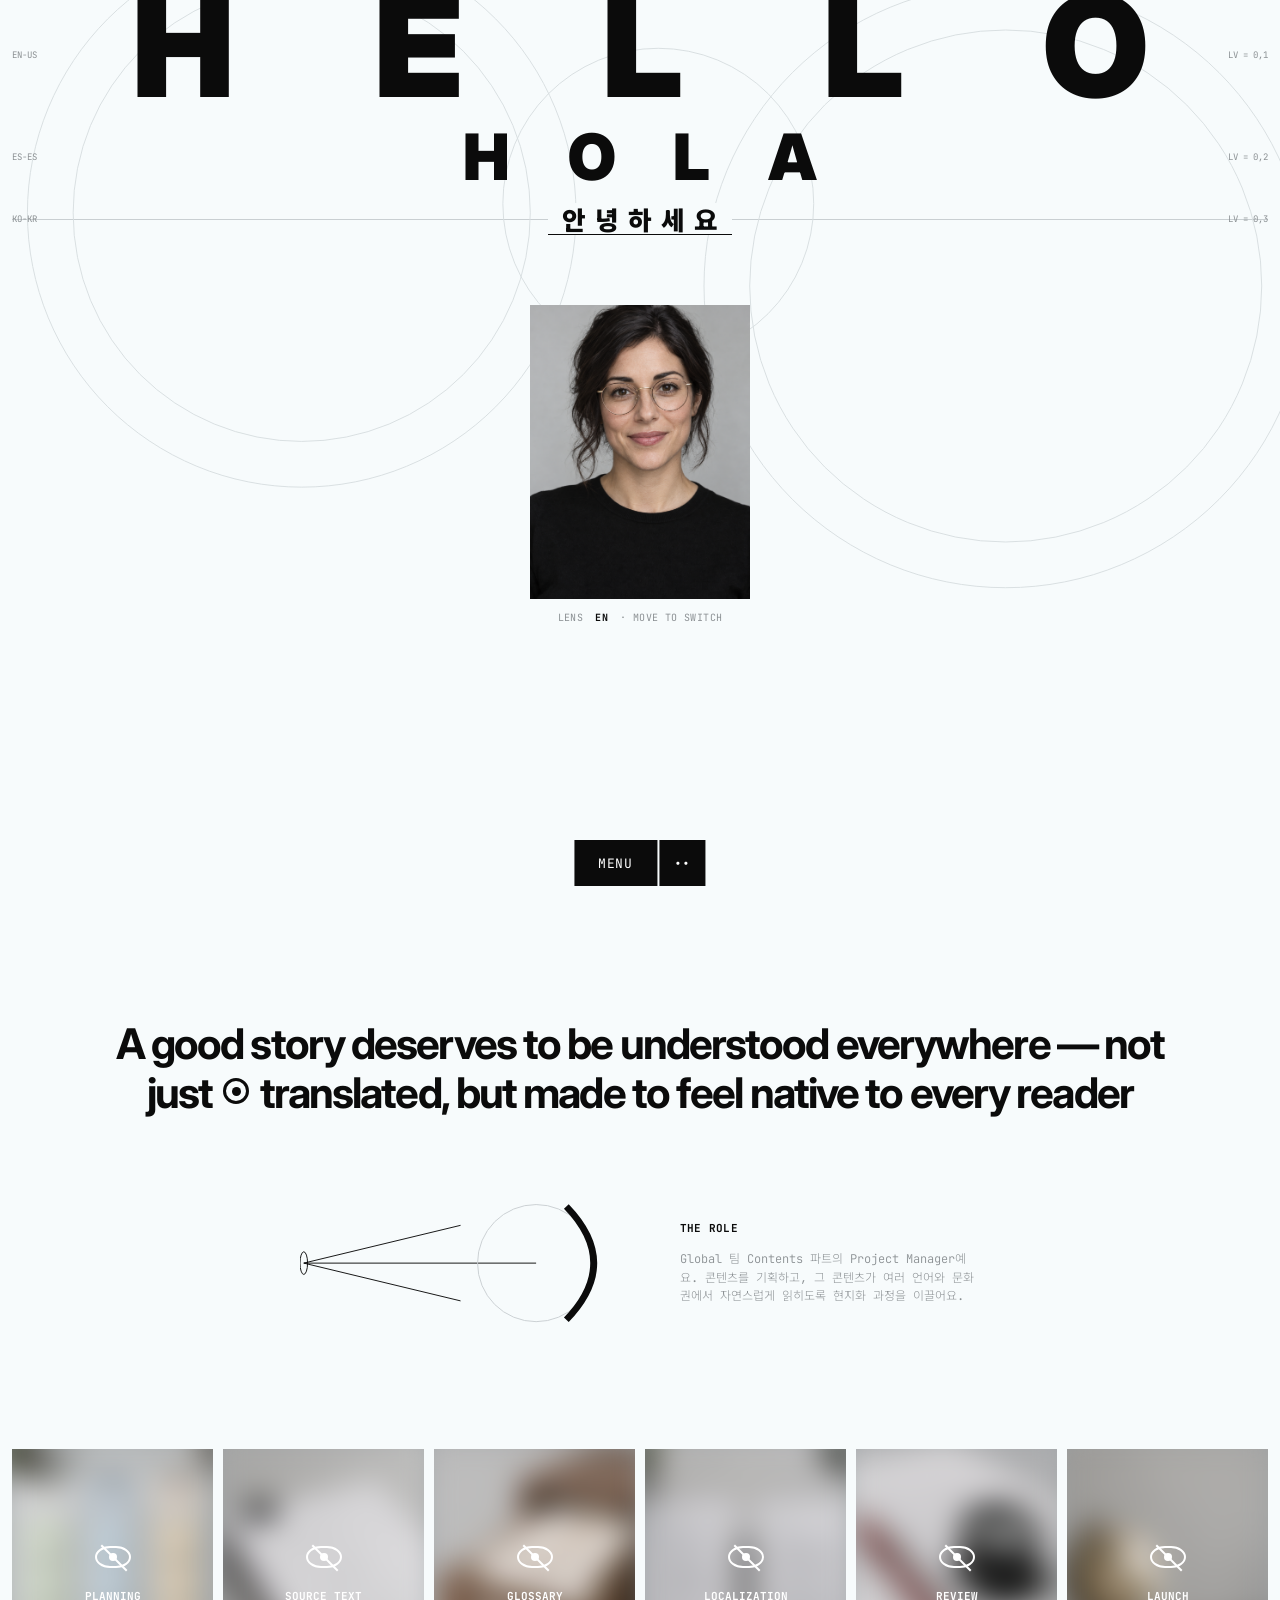
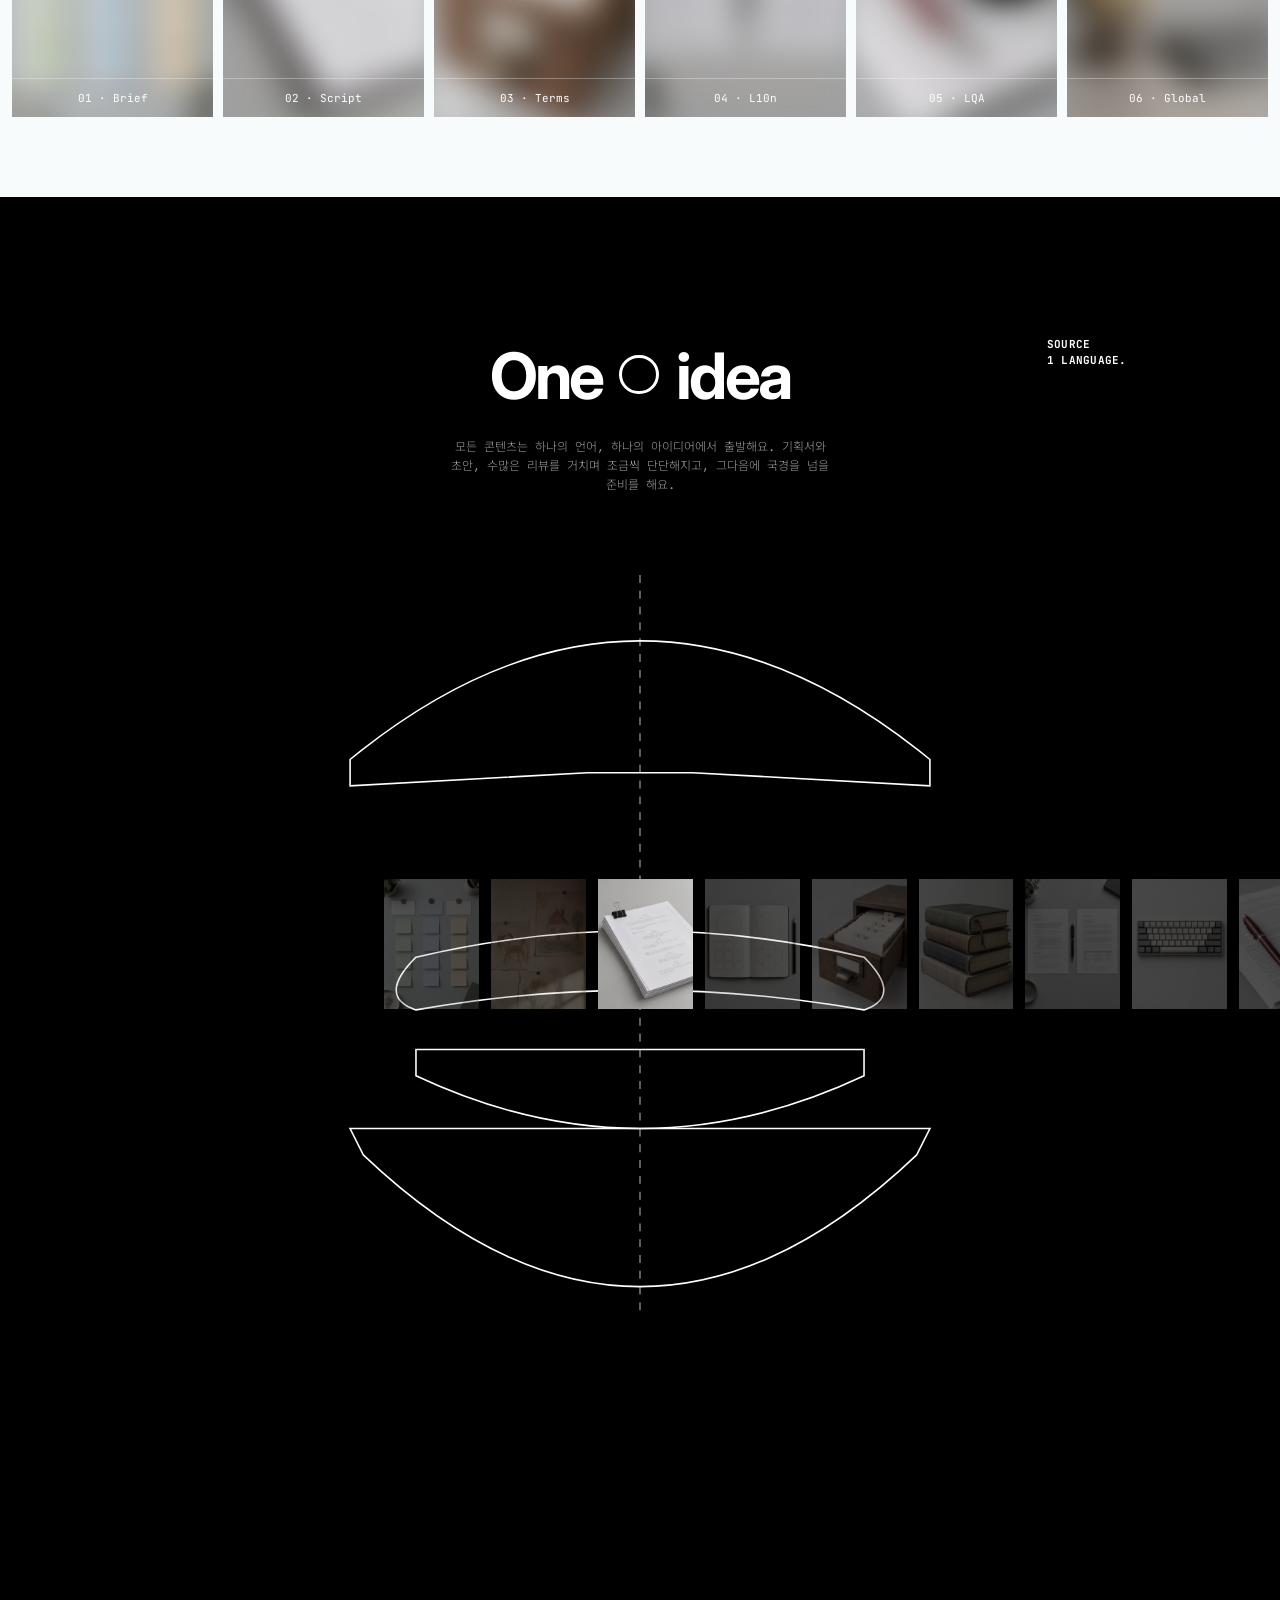
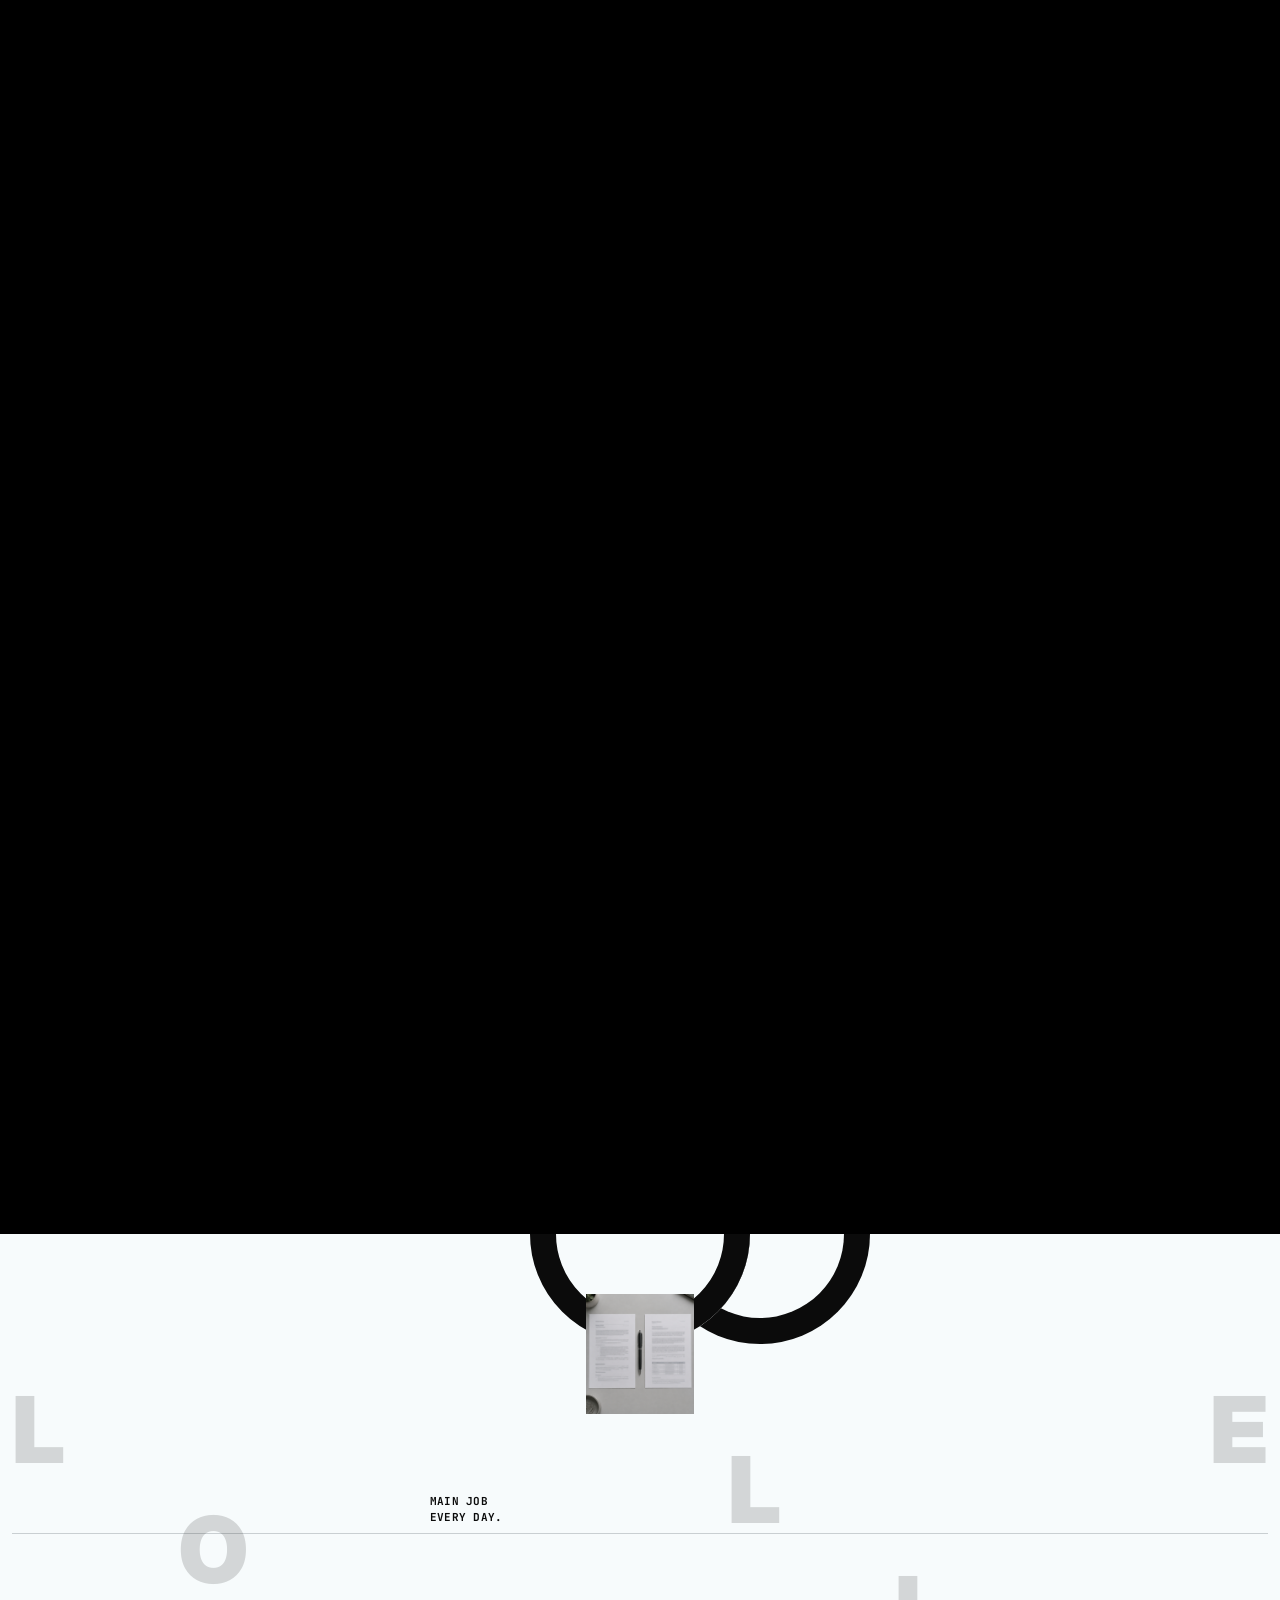
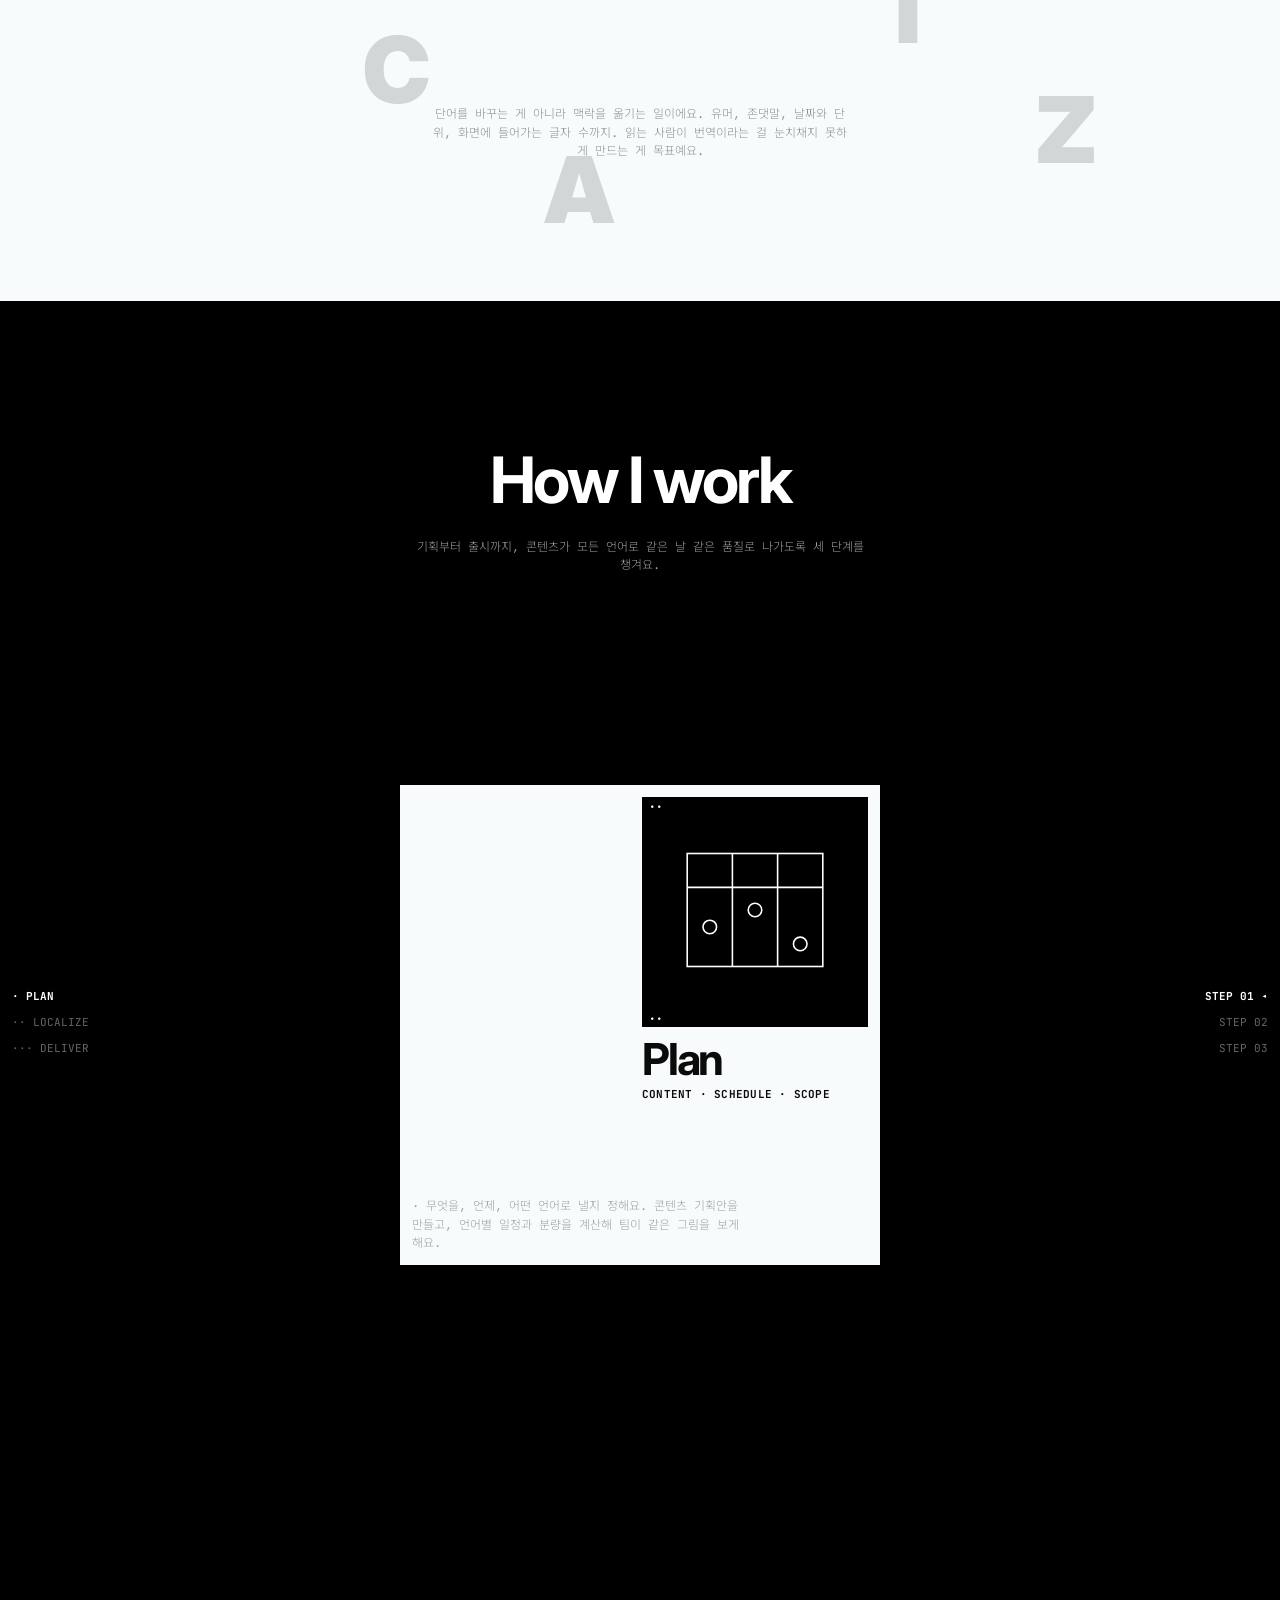
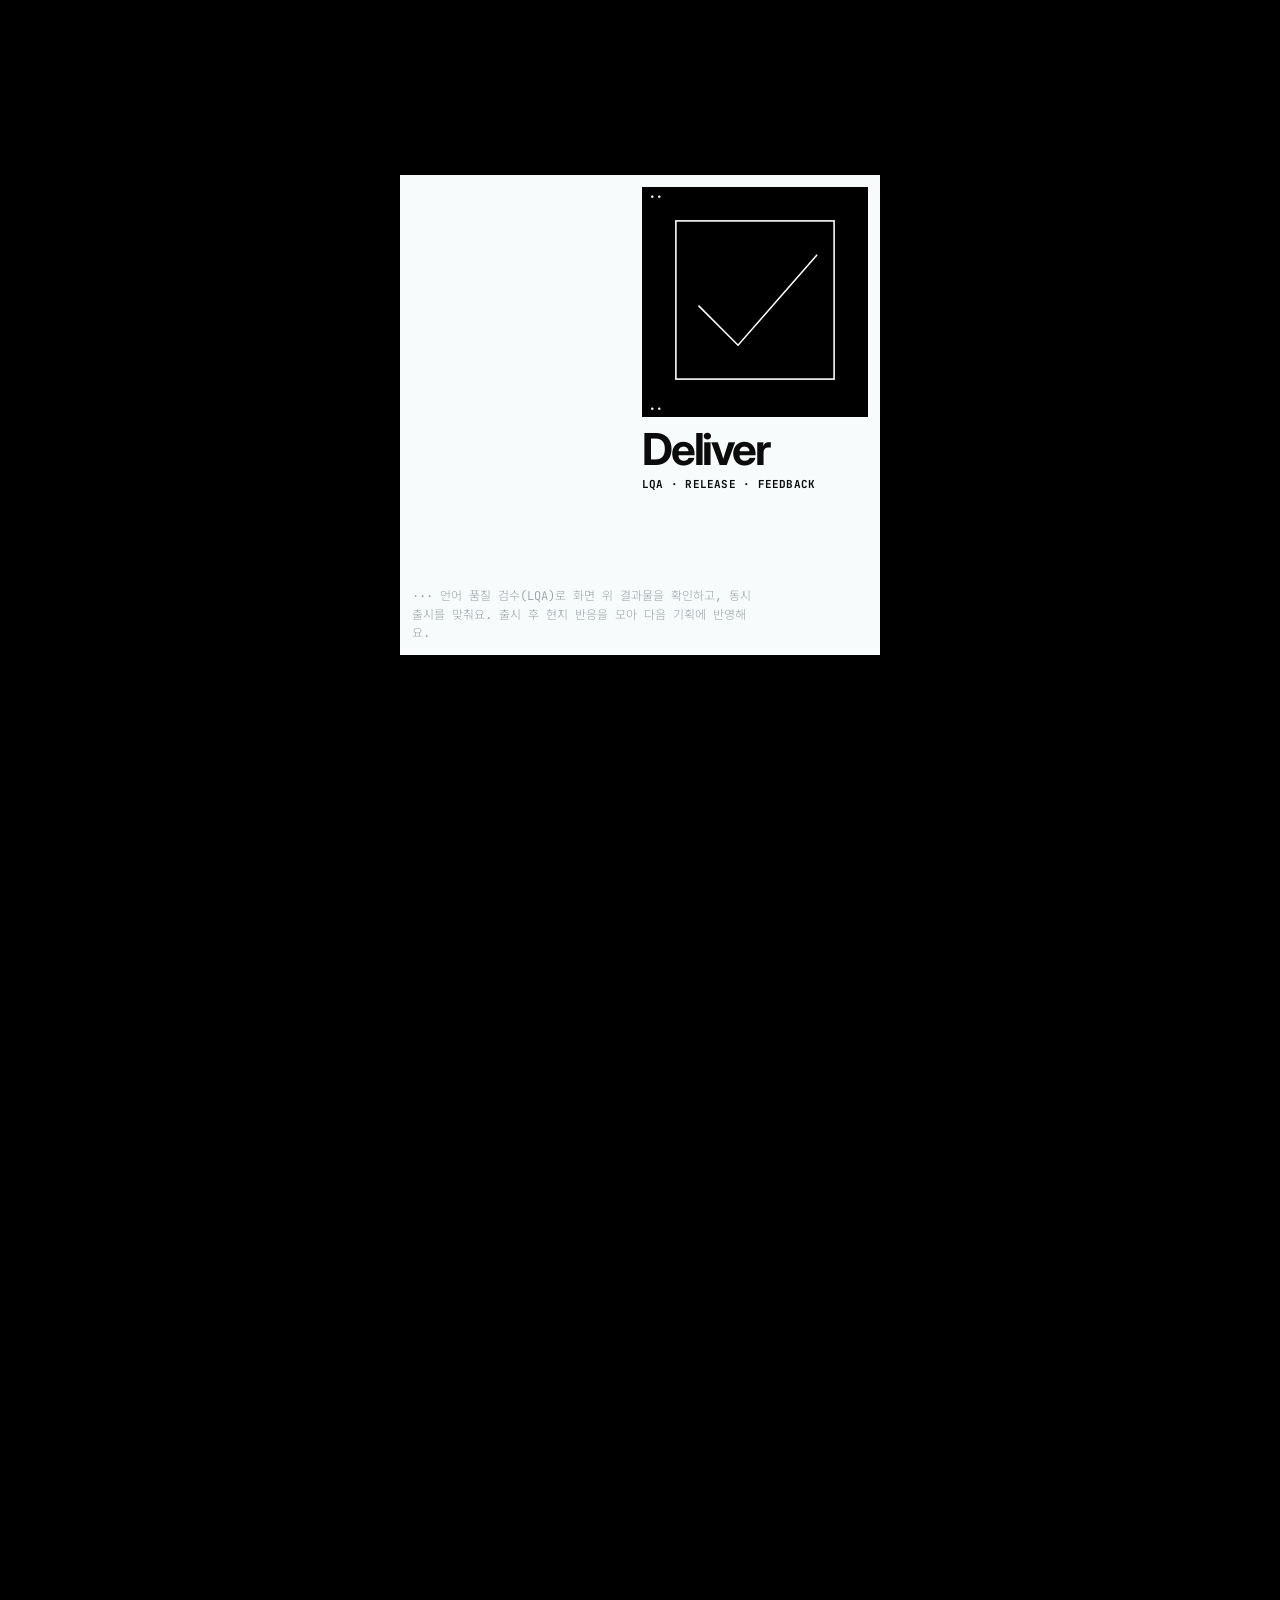
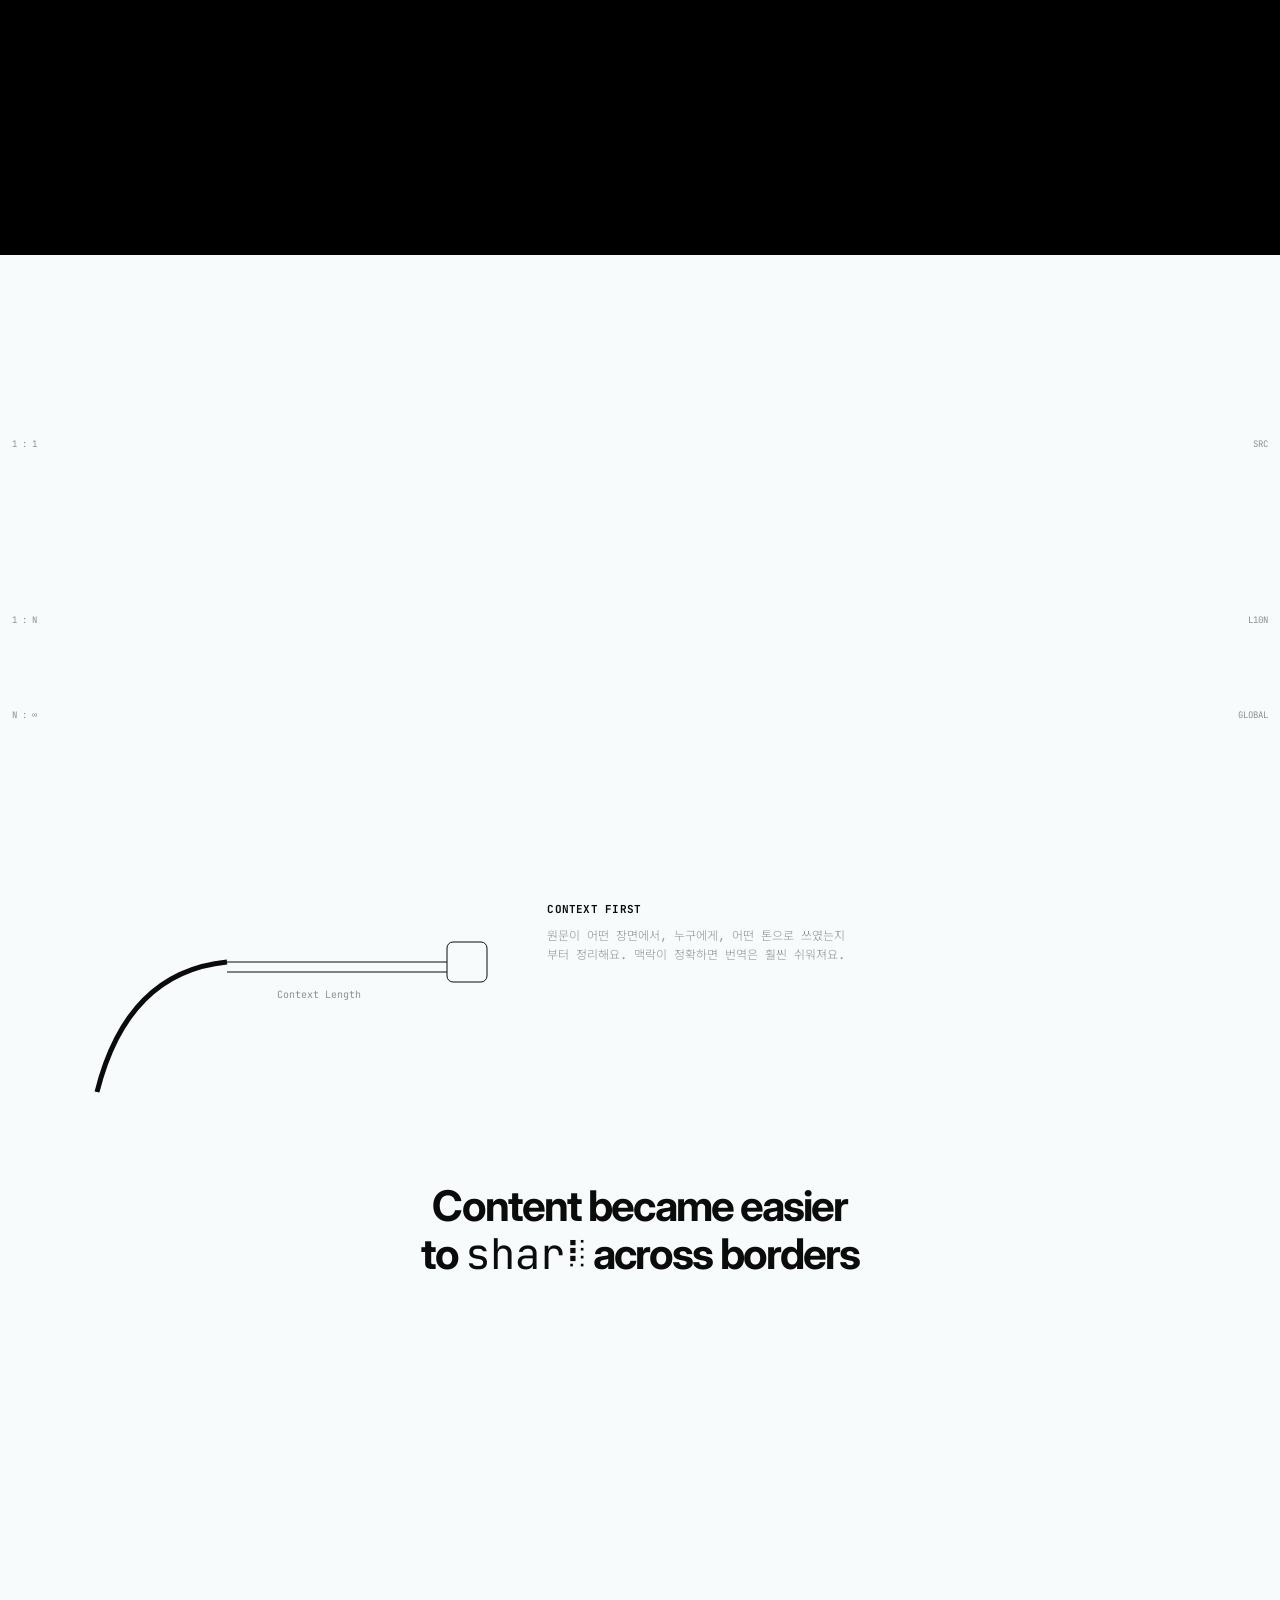
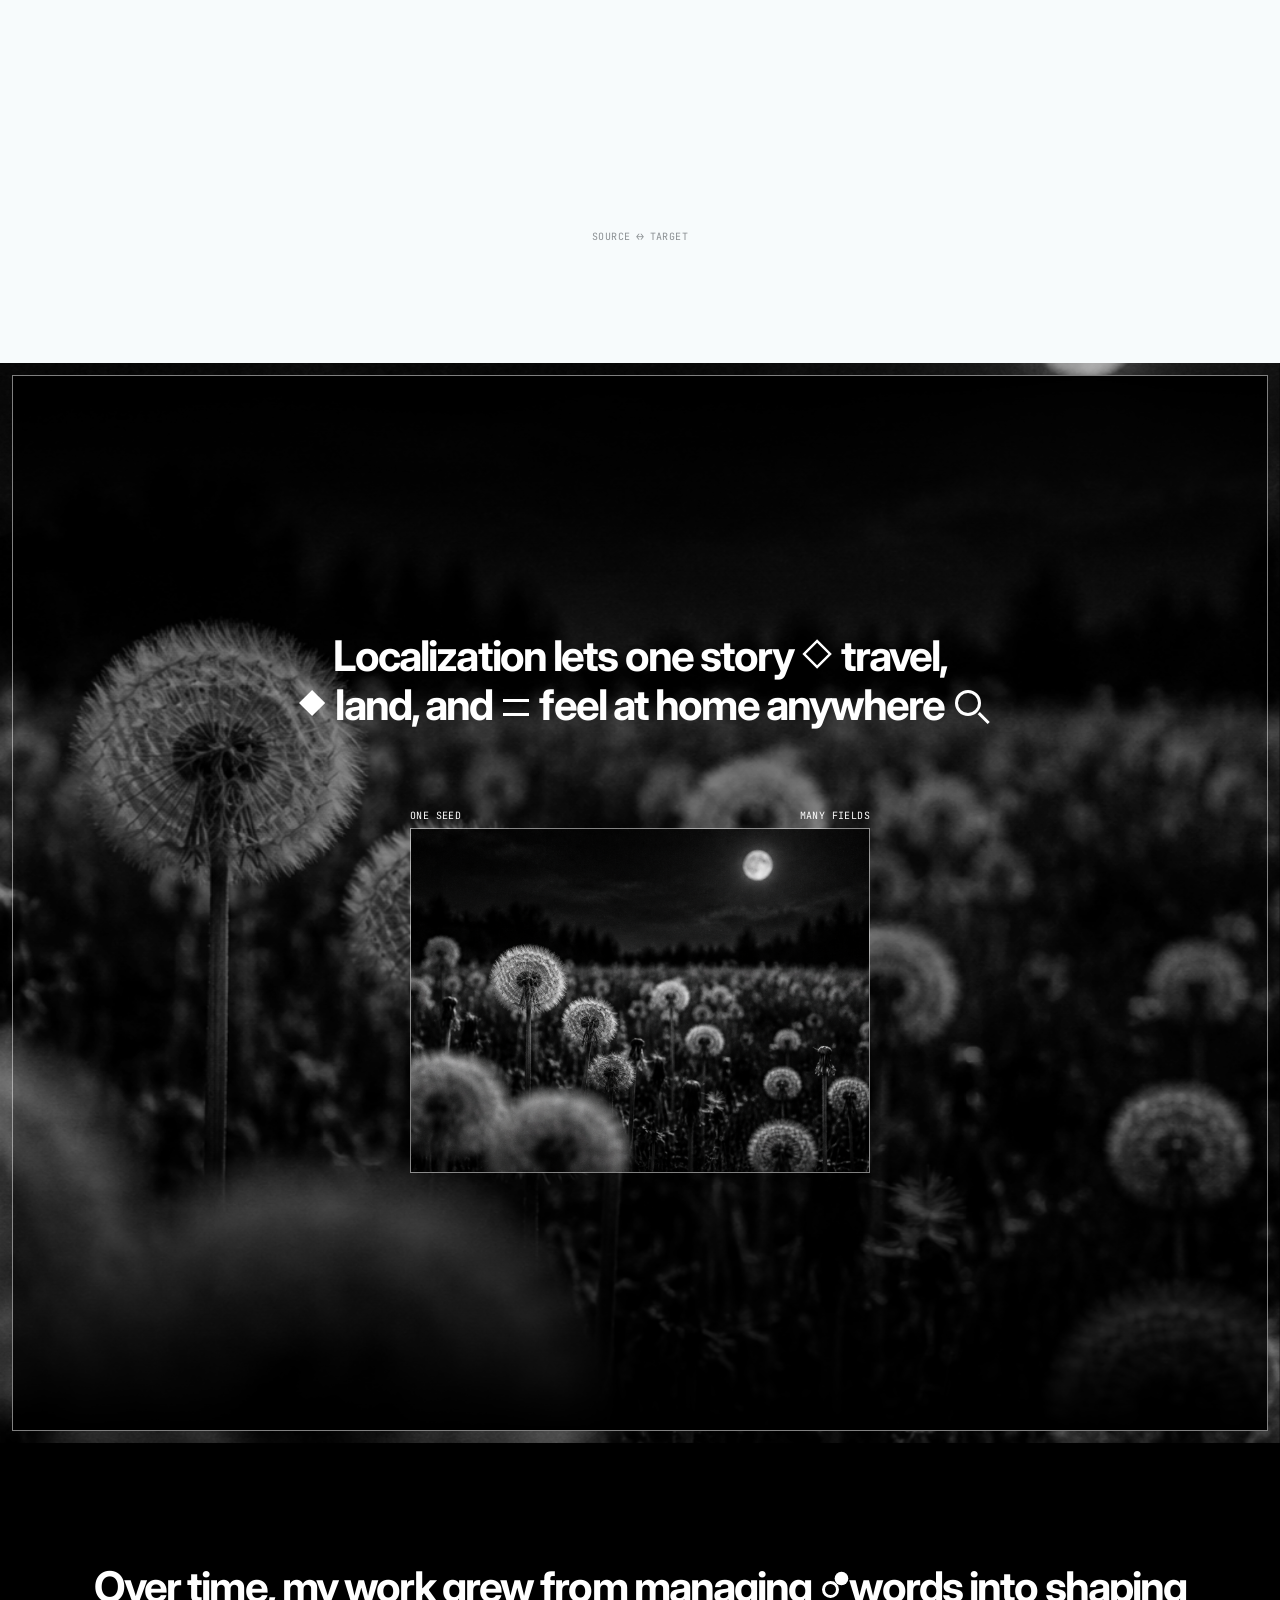
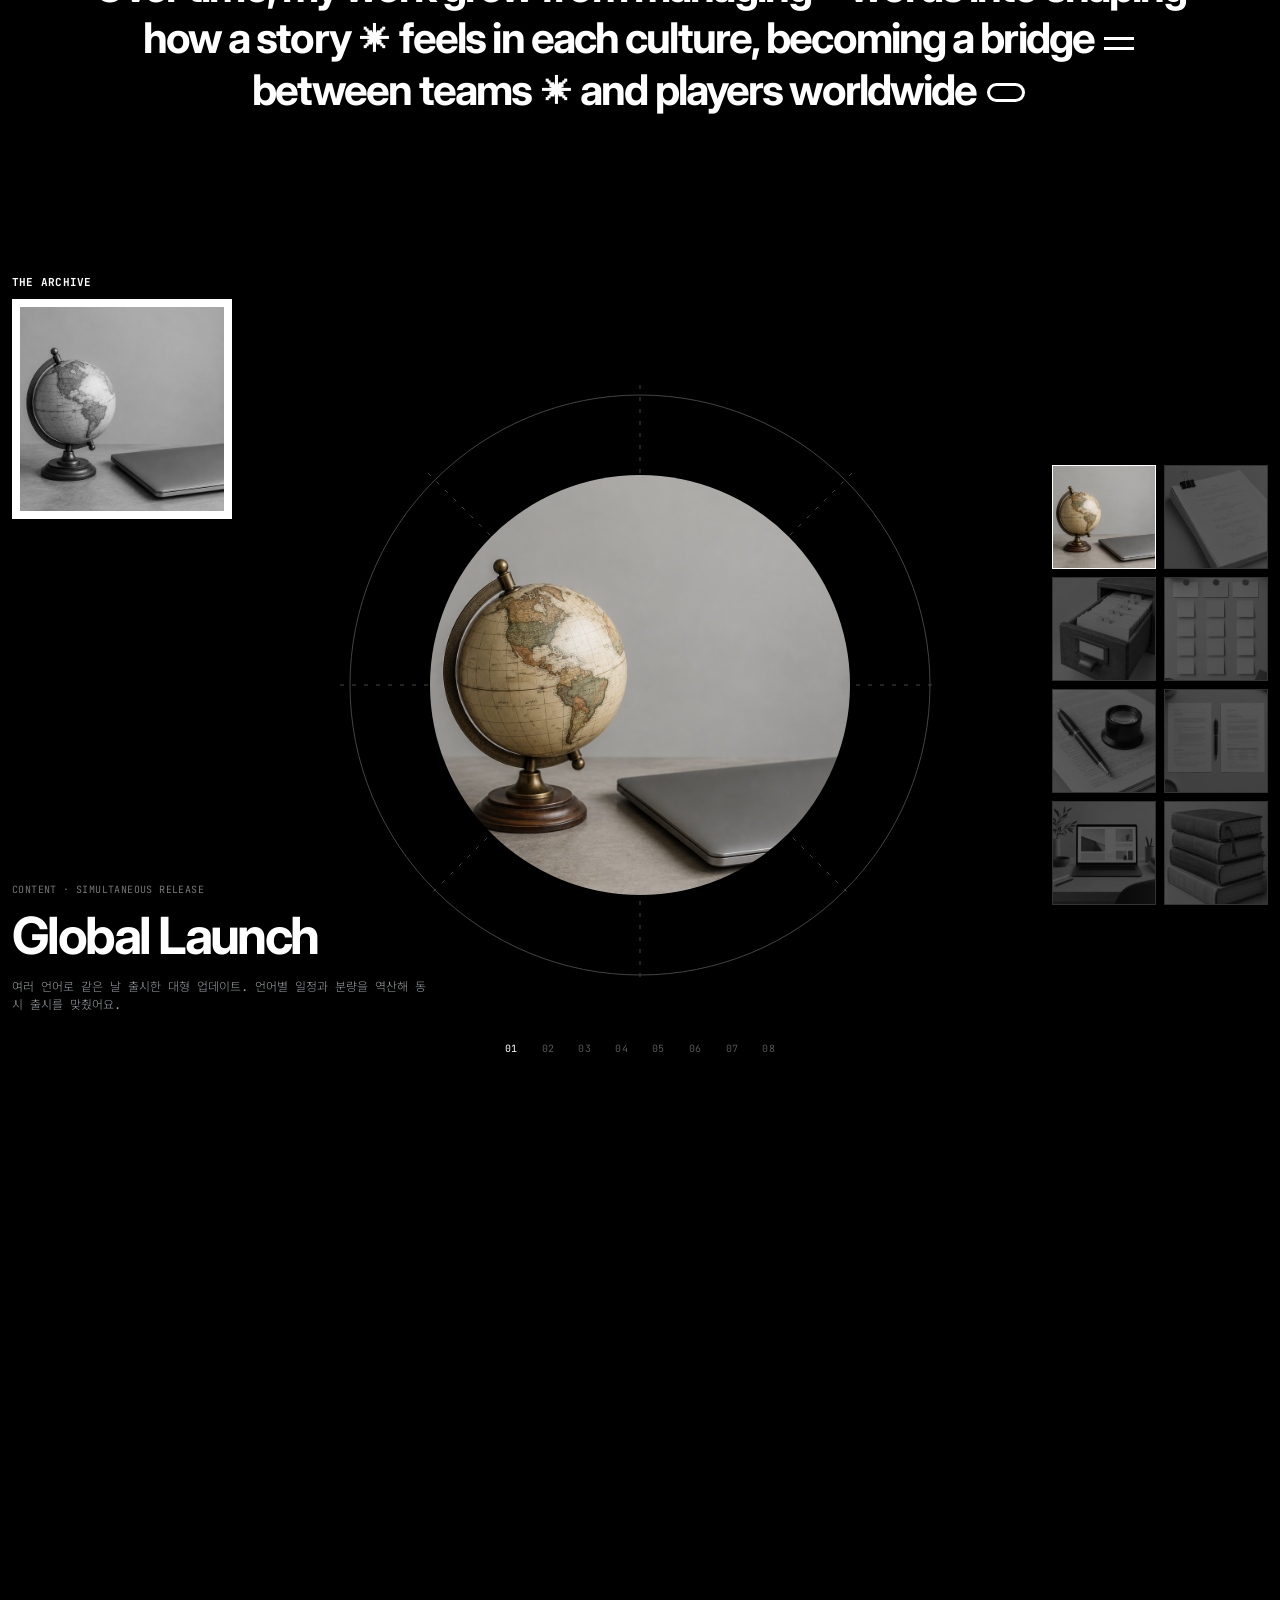
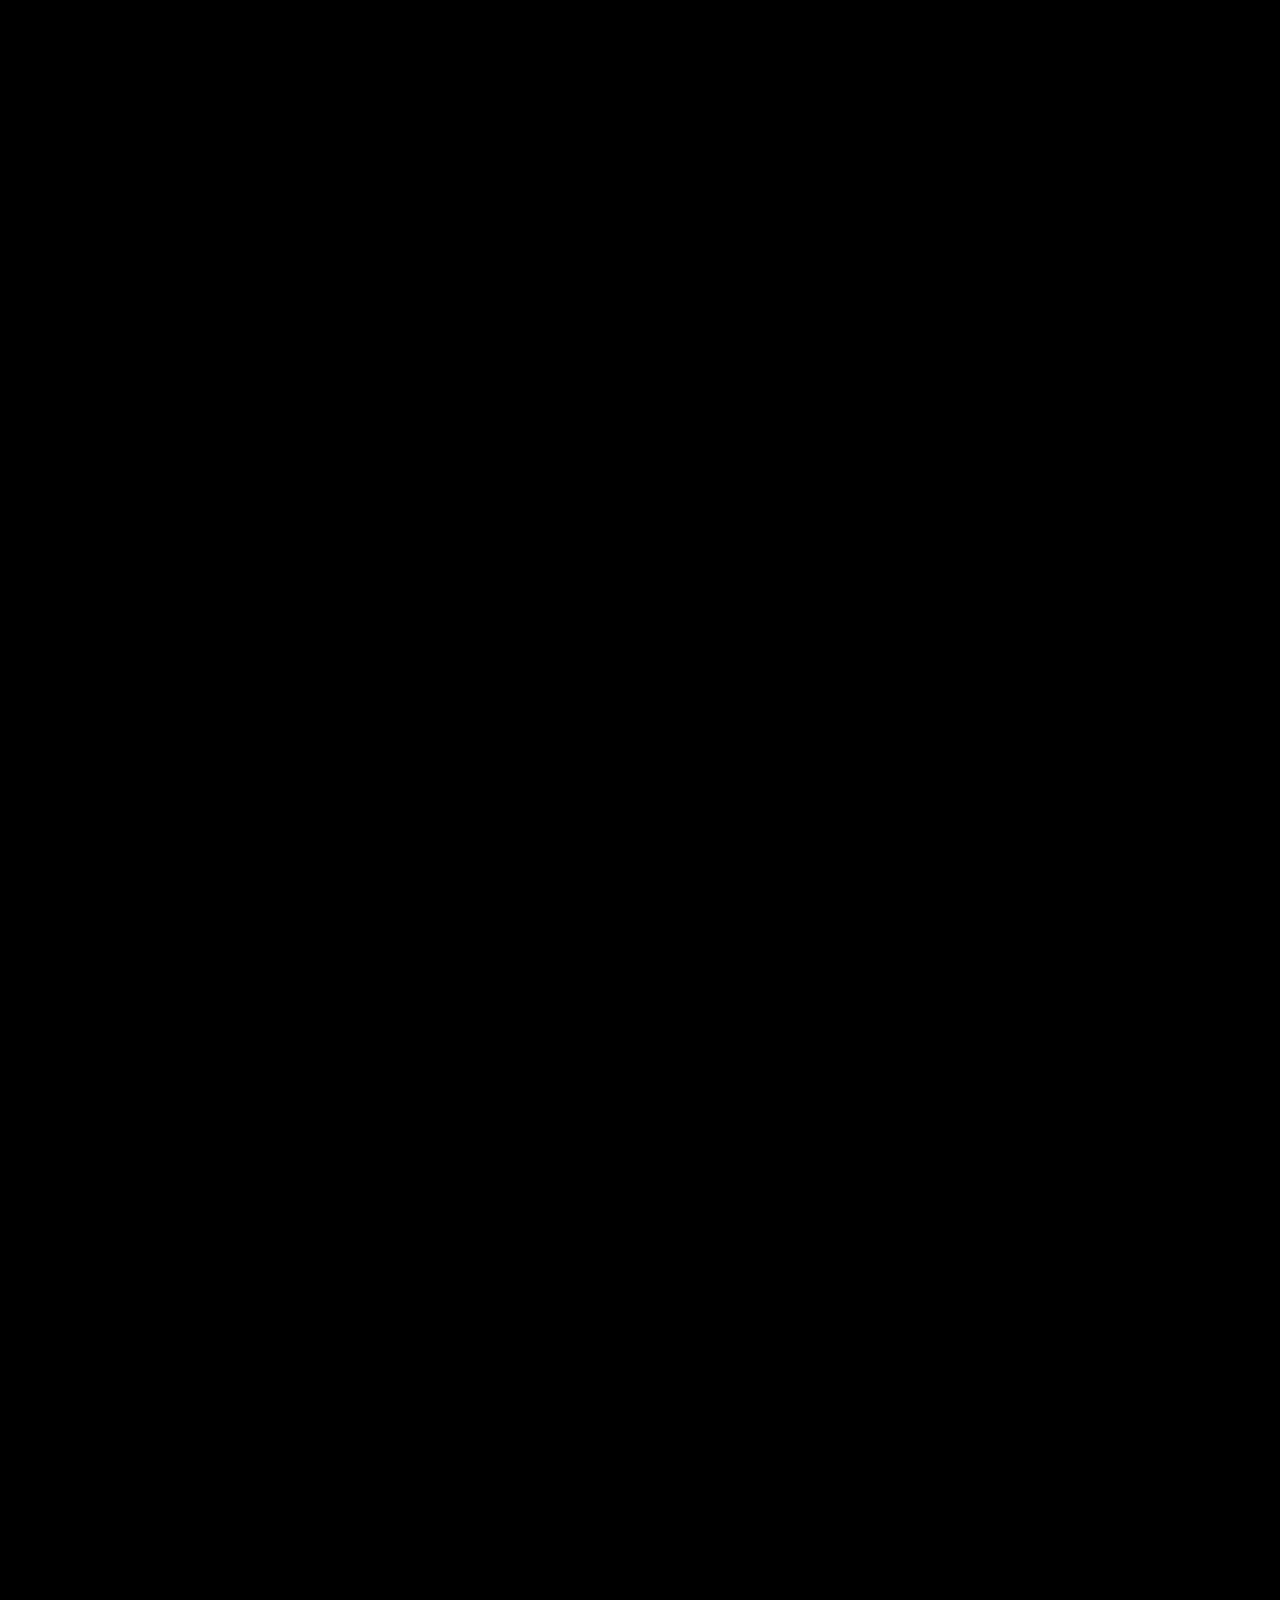
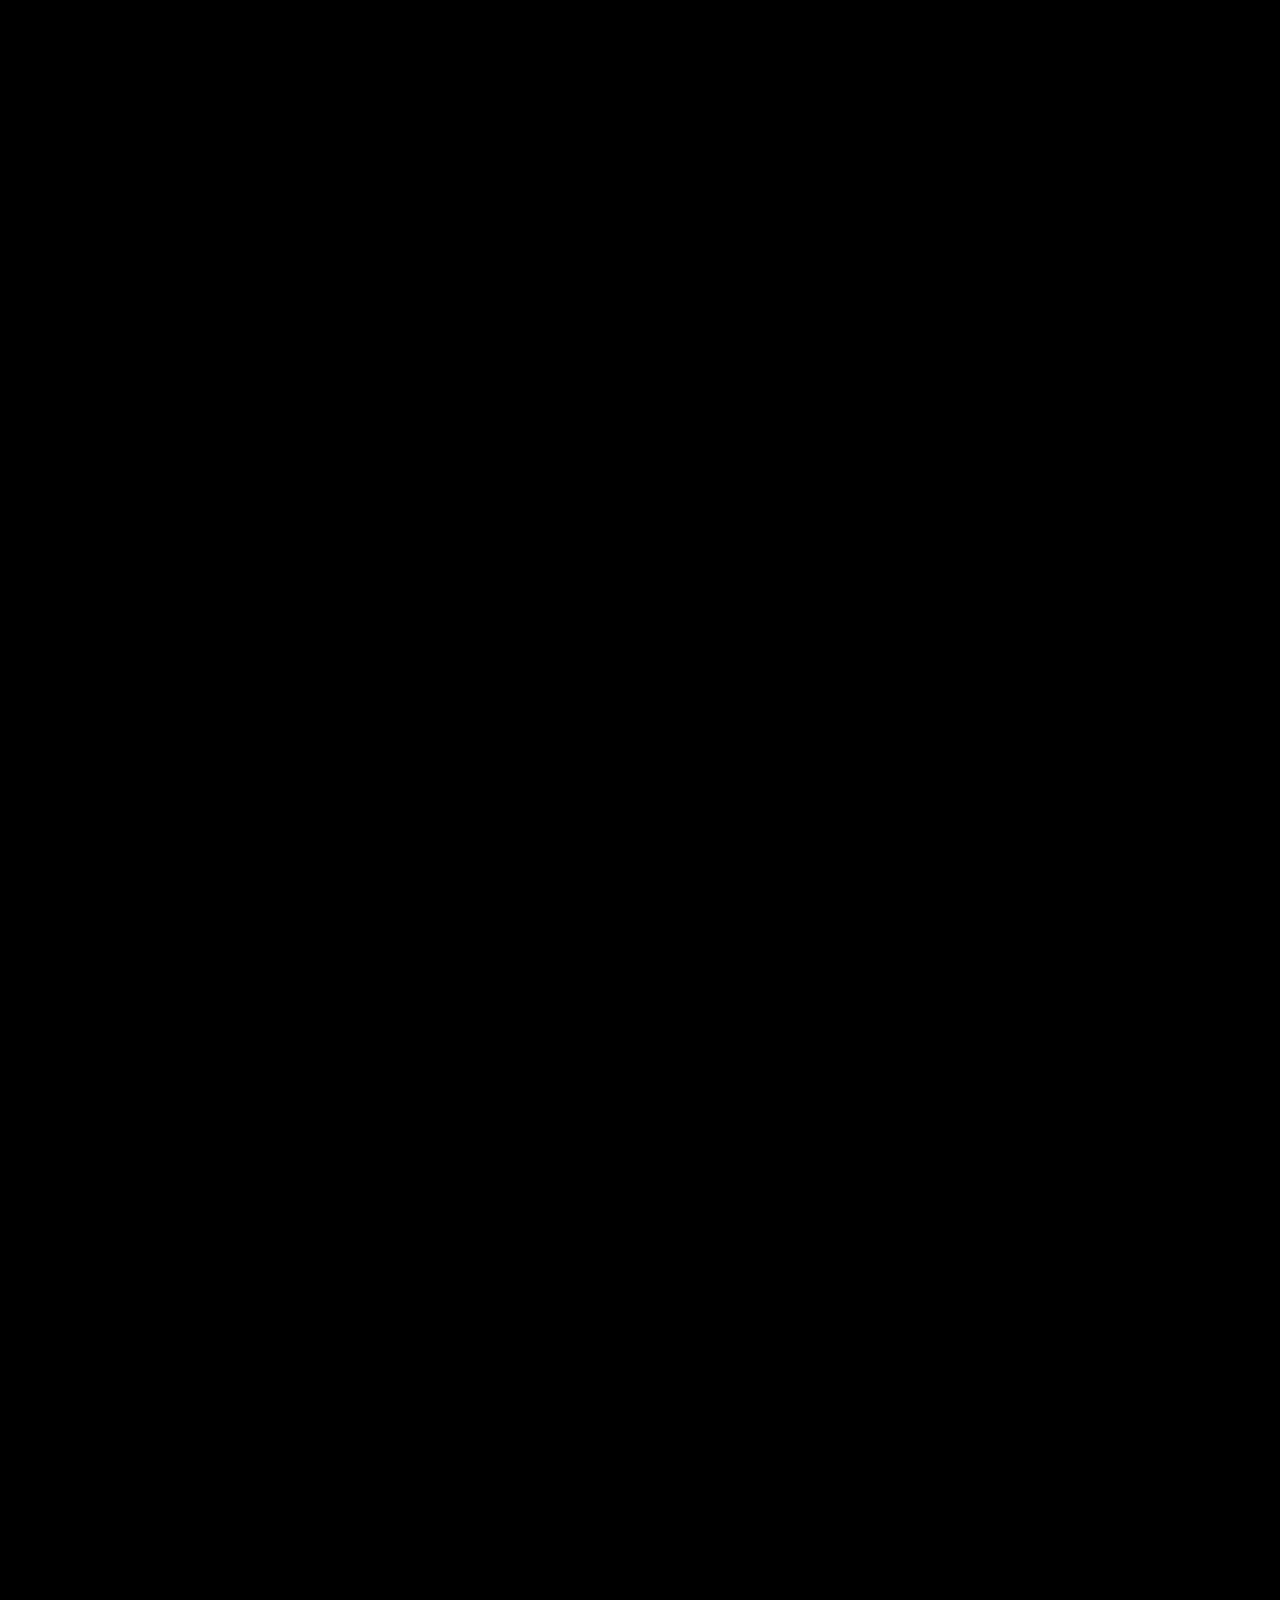
<file: _archive/many-lenses-v1/index.html>
<!doctype html>
<html lang="ko">
<head>
  <meta charset="utf-8">
  <meta name="viewport" content="width=device-width, initial-scale=1">
  <title>Many Lenses</title>
  <meta name="description" content="Global Contents Project Manager · 콘텐츠 기획과 다국어 현지화">
  <link rel="preconnect" href="https://fonts.googleapis.com">
  <link rel="preconnect" href="https://fonts.gstatic.com" crossorigin>
  <link href="https://fonts.googleapis.com/css2?family=Inter:wght@400;600;700;800;900&family=JetBrains+Mono:wght@300;400;700&family=Noto+Sans+KR:wght@300;700;900&display=swap" rel="stylesheet">
  <link rel="stylesheet" href="styles.css">
</head>
<body>

  <!-- 상단 진행 바 -->
  <div class="progress" aria-hidden="true"><span class="progress__dot"></span><span class="progress__fill"></span><span class="progress__dot progress__dot--end"></span></div>

  <!-- 하단 고정 메뉴 -->
  <nav class="menu" aria-label="메뉴">
    <button class="menu__btn" type="button" aria-expanded="false" aria-controls="menu-panel">Menu</button>
    <button class="menu__dots" type="button" aria-label="맨 위로">••</button>
    <div class="menu__panel" id="menu-panel" hidden>
      <a href="#intro">Intro</a>
      <a href="#journey">Journey</a>
      <a href="#process">Process</a>
      <a href="#archive">Archive</a>
      <a href="#outro">Contact</a>
    </div>
  </nav>

  <main>

    <!-- 1. HERO : 언어별 시력검사표 -->
    <section class="hero" id="top">
      <svg class="hero__rings" viewBox="0 0 1400 700" aria-hidden="true">
        <circle cx="330" cy="200" r="300"/><circle cx="330" cy="200" r="250"/>
        <circle cx="1100" cy="280" r="330"/><circle cx="1100" cy="280" r="280"/>
        <circle cx="720" cy="190" r="170"/>
      </svg>
      <div class="chart">
        <div class="chart__row chart__row--xl" data-hero-row>
          <span class="mono chart__lab">EN-US</span>
          <h1 class="chart__word" aria-label="Hello"><span>H</span><span>E</span><span>L</span><span>L</span><span>O</span></h1>
          <span class="mono chart__lab">LV = 0,1</span>
        </div>
        <div class="chart__row chart__row--md" data-hero-row>
          <span class="mono chart__lab">ES-ES</span>
          <p class="chart__word"><span>H</span><span>O</span><span>L</span><span>A</span></p>
          <span class="mono chart__lab">LV = 0,2</span>
        </div>
        <div class="chart__row chart__row--sm chart__row--rule" data-hero-row>
          <span class="mono chart__lab">KO-KR</span>
          <p class="chart__word chart__word--ko"><span>안</span><span>녕</span><span>하</span><span>세</span><span>요</span></p>
          <span class="mono chart__lab">LV = 0,3</span>
        </div>
      </div>
      <figure class="hero__photo" data-lens-swap>
        <img src="assets/hero-0.png" alt="안경을 쓴 인물 사진. 마우스를 움직이면 안경이 바뀌어요" data-ph class="is-on">
        <img src="assets/hero-1.png" alt="" data-ph>
        <img src="assets/hero-2.png" alt="" data-ph>
        <img src="assets/hero-3.png" alt="" data-ph>
        <img src="assets/hero-4.png" alt="" data-ph>
        <img src="assets/hero-5.png" alt="" data-ph>
      </figure>
      <p class="hero__lens mono tiny" aria-live="polite">Lens <b data-lens-code>EN</b> · move to switch</p>
    </section>

    <!-- 2. 문장 + 역할 -->
    <section class="statement" id="intro">
      <h2 class="big-text" data-reveal>
        A good story deserves to be <span class="scramble" data-scramble>understood</span> everywhere —
        not just <i class="glyph glyph--sun" aria-hidden="true"></i> translated, but made to feel
        <span class="scramble" data-scramble>native</span> to every reader
      </h2>
      <div class="reason">
        <svg class="reason__art" viewBox="0 0 360 140" aria-hidden="true">
          <path d="M4 70 L170 30 M4 70 L170 110 M4 70 L250 70" />
          <ellipse cx="4" cy="70" rx="4" ry="12"/>
          <circle cx="250" cy="70" r="62" class="faint"/>
          <path d="M282 10 Q340 70 282 130" class="thick"/>
        </svg>
        <div class="reason__txt">
          <h3 class="mono label">The role</h3>
          <p class="mono small">Global 팀 Contents 파트의 Project Manager예요. 콘텐츠를 기획하고, 그 콘텐츠가 여러 언어와 문화권에서 자연스럽게 읽히도록 현지화 과정을 이끌어요.</p>
        </div>
      </div>
    </section>

    <!-- 3. 카드 6개 : 하루를 이루는 일들 -->
    <section class="cards" aria-label="하는 일">
      <article class="card"><img src="assets/card-1.png" alt="" data-ph><i class="card__eye" aria-hidden="true"></i><h3 class="mono">Planning</h3><span class="mono card__see">01 · Brief</span></article>
      <article class="card"><img src="assets/card-2.png" alt="" data-ph><i class="card__eye" aria-hidden="true"></i><h3 class="mono">Source Text</h3><span class="mono card__see">02 · Script</span></article>
      <article class="card"><img src="assets/card-3.png" alt="" data-ph><i class="card__eye" aria-hidden="true"></i><h3 class="mono">Glossary</h3><span class="mono card__see">03 · Terms</span></article>
      <article class="card"><img src="assets/card-4.png" alt="" data-ph><i class="card__eye" aria-hidden="true"></i><h3 class="mono">Localization</h3><span class="mono card__see">04 · L10n</span></article>
      <article class="card"><img src="assets/card-5.png" alt="" data-ph><i class="card__eye" aria-hidden="true"></i><h3 class="mono">Review</h3><span class="mono card__see">05 · LQA</span></article>
      <article class="card"><img src="assets/card-6.png" alt="" data-ph><i class="card__eye" aria-hidden="true"></i><h3 class="mono">Launch</h3><span class="mono card__see">06 · Global</span></article>
    </section>

    <!-- 4. 다크 : 콘텐츠가 여행하는 길 -->
    <section class="roots dark" id="journey">
      <div class="roots__head">
        <span class="mono label roots__meta">Source<br>1 language.</span>
        <h2 class="title">One <i class="glyph glyph--ring" aria-hidden="true"></i> idea</h2>
        <p class="mono small center">모든 콘텐츠는 하나의 언어, 하나의 아이디어에서 출발해요. 기획서와 초안, 수많은 리뷰를 거치며 조금씩 단단해지고, 그다음에 국경을 넘을 준비를 해요.</p>
      </div>
      <div class="roots__pin" data-pin>
        <div class="roots__sticky">
          <svg class="lens" viewBox="0 0 460 560" aria-hidden="true">
            <line x1="230" y1="0" x2="230" y2="560" class="dash"/>
            <path data-lens="0" d="M10 140 Q230 -40 450 140 L450 160 L270 150 L190 150 L10 160 Z"/>
            <path data-lens="1" d="M60 290 Q230 250 400 290 Q430 320 400 330 Q230 300 60 330 Q30 320 60 290 Z"/>
            <path data-lens="2" d="M60 360 L400 360 L400 380 Q230 460 60 380 Z"/>
            <path data-lens="3" d="M10 420 L450 420 L440 440 Q230 640 20 440 Z"/>
          </svg>
          <div class="strip" data-strip>
            <img src="assets/card-1.png" alt="" data-ph><img src="assets/strip-3.png" alt="" data-ph><img src="assets/card-2.png" alt="" data-ph>
            <img src="assets/thing-3.png" alt="" data-ph><img src="assets/card-3.png" alt="" data-ph><img src="assets/thing-1.png" alt="" data-ph>
            <img src="assets/card-4.png" alt="" data-ph><img src="assets/thing-4.png" alt="" data-ph><img src="assets/card-5.png" alt="" data-ph>
            <img src="assets/project-1.png" alt="" data-ph><img src="assets/card-6.png" alt="" data-ph><img src="assets/thing-6.png" alt="" data-ph>
          </div>
          <p class="roots__quote" data-quote>
            Every line passes <i class="glyph glyph--target"></i> through briefs, <i class="glyph glyph--half"></i> drafts
            and reviews <i class="glyph glyph--tri"></i> before it
            <span class="indent">is ready to <i class="glyph glyph--link"></i> travel</span>
            <span class="indent">across <i class="glyph glyph--inf"></i> languages</span>
          </p>
        </div>
      </div>
    </section>

    <!-- 5. 거대 자간 단어 -->
    <section class="spread" data-spread>
      <div class="spread__top">
        <div class="spread__ring" aria-hidden="true"></div>
        <img class="spread__img" src="assets/card-4.png" alt="" data-ph>
      </div>
      <div class="spread__meta mono label">Main job<br>Every day.</div>
      <h2 class="spread__word" aria-label="Localize">
        <span>L</span><span>O</span><span>C</span><span>A</span><span>L</span><span>I</span><span>Z</span><span>E</span>
      </h2>
      <p class="mono small center spread__txt">단어를 바꾸는 게 아니라 맥락을 옮기는 일이에요. 유머, 존댓말, 날짜와 단위, 화면에 들어가는 글자 수까지. 읽는 사람이 번역이라는 걸 눈치채지 못하게 만드는 게 목표예요.</p>
    </section>

    <!-- 6. 일하는 방식 : 고정 카드 스택 -->
    <section class="skills dark" id="process">
      <div class="skills__head">
        <h2 class="title">How I work</h2>
        <p class="mono small center">기획부터 출시까지, 콘텐츠가 모든 언어로 같은 날 같은 품질로 나가도록 세 단계를 챙겨요.</p>
      </div>
      <div class="skills__pin" data-skills>
        <div class="skills__sticky">
          <ul class="skills__index mono" aria-hidden="true">
            <li>∙ Plan</li><li>∙∙ Localize</li><li>∙∙∙ Deliver</li>
          </ul>
          <ul class="skills__years mono" aria-hidden="true">
            <li>Step 01</li><li>Step 02</li><li>Step 03</li>
          </ul>
          <div class="skills__stage">
            <article class="skill">
              <div class="skill__art"><svg viewBox="0 0 200 200"><rect x="40" y="50" width="120" height="100"/><path d="M40 80 L160 80 M80 50 L80 150 M120 50 L120 150"/><circle cx="60" cy="115" r="6"/><circle cx="100" cy="100" r="6"/><circle cx="140" cy="130" r="6"/></svg></div>
              <h3 class="skill__name">Plan</h3>
              <span class="mono label">Content · Schedule · Scope</span>
              <p class="mono small">∙ 무엇을, 언제, 어떤 언어로 낼지 정해요. 콘텐츠 기획안을 만들고, 언어별 일정과 분량을 계산해 팀이 같은 그림을 보게 해요.</p>
            </article>
            <article class="skill">
              <div class="skill__art"><svg viewBox="0 0 200 200"><circle cx="100" cy="100" r="60"/><ellipse cx="100" cy="100" rx="26" ry="60"/><path d="M40 100 L160 100 M50 70 L150 70 M50 130 L150 130"/></svg></div>
              <h3 class="skill__name">Localize</h3>
              <span class="mono label">Glossary · Style guide · Vendors</span>
              <p class="mono small">∙∙ 용어집과 스타일 가이드를 관리하고, 번역사·현지 팀과 맥락을 공유해요. 질문이 오기 전에 답을 준비해 두는 게 제 몫이에요.</p>
            </article>
            <article class="skill">
              <div class="skill__art"><svg viewBox="0 0 200 200"><path d="M50 105 L85 140 L155 60"/><rect x="30" y="30" width="140" height="140"/></svg></div>
              <h3 class="skill__name">Deliver</h3>
              <span class="mono label">LQA · Release · Feedback</span>
              <p class="mono small">∙∙∙ 언어 품질 검수(LQA)로 화면 위 결과물을 확인하고, 동시 출시를 맞춰요. 출시 후 현지 반응을 모아 다음 기획에 반영해요.</p>
            </article>
          </div>
        </div>
      </div>
    </section>

    <!-- 7. 거대 타이포 -->
    <section class="poster" data-poster>
      <div class="poster__row poster__row--xl"><span class="mono chart__lab">1 : 1</span><h2 class="poster__word" aria-label="One story, many voices"><span>O</span><span>N</span><span>E</span></h2><span class="mono chart__lab">SRC</span></div>
      <div class="poster__row poster__row--md"><span class="mono chart__lab">1 : N</span><p class="poster__word"><span>S</span><span>T</span><span>O</span><span>R</span><span>Y</span></p><span class="mono chart__lab">L10N</span></div>
      <div class="poster__row poster__row--sm"><span class="mono chart__lab">N : ∞</span><p class="poster__word"><span>M</span><span>A</span><span>N</span><span>Y</span>&nbsp;<span>V</span><span>O</span><span>I</span><span>C</span><span>E</span><span>S</span></p><span class="mono chart__lab">GLOBAL</span></div>
    </section>

    <!-- 8. 선 드로잉 -->
    <section class="draw" data-draw>
      <div class="draw__note">
        <svg class="draw__pen" viewBox="0 0 440 200" aria-hidden="true">
          <path class="thick" d="M10 190 Q40 70 140 60"/>
          <path d="M140 60 L360 60 M140 70 L360 70"/>
          <rect x="360" y="40" width="40" height="40" rx="6"/>
          <text x="190" y="96" class="mono svg-label">Context Length</text>
        </svg>
        <div><h3 class="mono label">Context first</h3><p class="mono small">원문이 어떤 장면에서, 누구에게, 어떤 톤으로 쓰였는지부터 정리해요. 맥락이 정확하면 번역은 훨씬 쉬워져요.</p></div>
      </div>
      <h2 class="big-text center" data-reveal>Content became easier<br>to <span class="scramble" data-scramble>share</span> across borders</h2>
      <svg class="draw__art" viewBox="0 0 1400 520" aria-hidden="true">
        <circle cx="330" cy="290" r="250"/><circle cx="330" cy="290" r="238"/>
        <circle cx="1070" cy="290" r="250"/><circle cx="1070" cy="290" r="238"/>
        <path d="M580 270 Q700 180 820 270"/><path d="M580 290 Q700 200 820 290"/>
        <path d="M80 260 L30 260 L30 300 L80 300 M1320 260 L1370 260 L1370 300 L1320 300"/>
        <path class="thick" d="M240 200 L340 400"/><path class="thick" d="M980 200 L1080 400"/>
        <path d="M150 150 L230 120 L560 240 M1250 150 L1170 120 L840 240"/>
      </svg>
      <span class="mono tiny draw__cap">Source ↔ Target</span>
    </section>

    <!-- 9. 풀블리드 사진 : 퍼져나가는 씨앗 -->
    <section class="field dark" data-field>
      <img class="field__bg" src="assets/field.png" alt="" data-ph>
      <div class="field__frame">
        <h2 class="big-text center">Localization lets one story <i class="glyph glyph--sq"></i> travel,<br><i class="glyph glyph--dia"></i> land, and <i class="glyph glyph--bar"></i> feel at home anywhere <i class="glyph glyph--loupe"></i></h2>
        <div class="field__detail">
          <span class="mono tiny">One seed</span><span class="mono tiny">Many fields</span>
          <img src="assets/field.png" alt="" data-ph>
        </div>
      </div>
    </section>

    <!-- 10. 문장 -->
    <section class="statement dark">
      <h2 class="big-text center" data-reveal>
        Over time, my work grew from managing <i class="glyph glyph--link"></i> words into
        shaping how a story <i class="glyph glyph--star"></i> feels in each culture, becoming a
        bridge <i class="glyph glyph--eq"></i> between teams <i class="glyph glyph--star"></i> and players worldwide <i class="glyph glyph--inf"></i>
      </h2>
    </section>

    <!-- 11. 아카이브 : 작업 기록 -->
    <section class="archive dark" id="archive" data-archive>
      <div class="archive__sticky">
        <h3 class="mono label archive__lab">The Archive</h3>
        <div class="archive__portrait"><img src="assets/card-1.png" alt="" data-ph data-archive-portrait></div>
        <div class="archive__center">
          <svg class="archive__dial" viewBox="0 0 600 600" aria-hidden="true">
            <circle cx="300" cy="300" r="290"/><circle cx="300" cy="300" r="200" class="faint"/>
            <path d="M300 0 L300 600 M0 300 L600 300 M88 88 L512 512 M512 88 L88 512" class="dash"/>
          </svg>
          <img src="assets/card-1.png" alt="" data-ph data-archive-hero>
        </div>
        <div class="archive__text">
          <span class="mono tiny archive__tag" data-archive-tag></span>
          <h2 class="archive__title" data-archive-title>Project</h2>
          <p class="mono small" data-archive-desc></p>
        </div>
        <ul class="archive__thumbs" data-archive-thumbs></ul>
        <div class="archive__years mono tiny" data-archive-years></div>
      </div>
    </section>

    <!-- 12. 마무리 : 반반 화면 + 언어별 인사 띠 -->
    <section class="outro" id="outro" data-outro>
      <div class="outro__half outro__half--dark">
        <h2 class="outro__h">My work is no longer just<br>about <span class="scramble" data-scramble>translating</span> words</h2>
      </div>
      <div class="outro__half outro__half--light">
        <h2 class="outro__h">It's about how a story<br><span class="outro__blur" data-outro-blur>feels everywhere</span></h2>
      </div>
      <div class="marquee" aria-hidden="true"><div class="marquee__track" data-marquee></div></div>
      <footer class="outro__foot mono">
        <span class="tiny">Global Team · Contents Part · Project Manager</span>
        <strong class="tiny">KIM</strong>
        <a class="tiny" href="mailto:hello@example.com">hello@example.com</a>
      </footer>
    </section>

  </main>

  <script src="main.js"></script>
</body>
</html>
</file>
<file: _archive/many-lenses-v1/styles.css>
:root {
  --ink: #0b0b0b;
  --paper: #f7fbfc;
  --mute: #8b9093;
  --line: #c9cfd2;
  --sans: "Inter", "Noto Sans KR", Arial, Helvetica, sans-serif;
  --mono: "JetBrains Mono", "Noto Sans KR", ui-monospace, monospace;
}

* { box-sizing: border-box; margin: 0; padding: 0; }
html { scroll-behavior: smooth; }
body {
  background: var(--paper);
  color: var(--ink);
  font-family: var(--sans);
  -webkit-font-smoothing: antialiased;
  overflow-x: hidden;
}
img { display: block; max-width: 100%; }
a { color: inherit; }
ul { list-style: none; }

/* ---------- 공통 ---------- */
.mono { font-family: var(--mono); }
.label { font-size: 11px; font-weight: 700; text-transform: uppercase; letter-spacing: .02em; line-height: 1.4; }
.small { font-size: 12px; line-height: 1.55; color: var(--mute); font-weight: 300; max-width: 420px; }
.tiny { font-size: 10px; text-transform: uppercase; letter-spacing: .04em; }
.center { text-align: center; margin-left: auto; margin-right: auto; }
.dark { background: #000; color: #fff; }
.dark .small { color: #9aa0a3; }
.title { font-size: clamp(40px, 5vw, 64px); font-weight: 700; letter-spacing: -.04em; text-align: center; }
.big-text {
  font-size: clamp(28px, 3.3vw, 48px);
  font-weight: 700;
  letter-spacing: -.045em;
  line-height: 1.15;
  max-width: 1100px;
  margin: 0 auto;
  text-align: center;
}

/* 이미지 자리 (생성 전) */
.ph {
  background:
    radial-gradient(circle at 30% 30%, rgba(255,255,255,.35), transparent 60%),
    linear-gradient(135deg, #b9c0c4, #6f777b);
  min-height: 60px;
}

/* 아이콘 글리프 */
.glyph {
  display: inline-block;
  width: .62em; height: .62em;
  vertical-align: .08em;
  margin: 0 .08em;
  border: .09em solid currentColor;
  border-radius: 50%;
  position: relative;
}
.glyph--sun::after { content: ""; position: absolute; inset: 28%; background: currentColor; border-radius: 50%; }
.glyph--ring { border-width: .06em; }
.glyph--target::after { content: ""; position: absolute; inset: 22%; border: .07em solid currentColor; border-radius: 50%; }
.glyph--half { background: linear-gradient(90deg, transparent 50%, currentColor 50%); }
.glyph--tri { border: 0; border-radius: 0; width: 0; height: 0; border-top: .22em solid transparent; border-bottom: .22em solid transparent; border-right: .32em solid currentColor; }
.glyph--link { border-radius: 50%; width: .4em; height: .4em; box-shadow: .26em -.26em 0 -.04em currentColor; }
.glyph--inf { width: .9em; height: .45em; border-radius: .45em; }
.glyph--sq { border-radius: 0; transform: rotate(45deg) scale(.8); }
.glyph--dia { border-radius: 0; transform: rotate(45deg) scale(.7); background: currentColor; }
.glyph--bar { border: 0; border-radius: 0; height: .4em; border-top: .08em solid currentColor; border-bottom: .08em solid currentColor; }
.glyph--loupe::after { content: ""; position: absolute; width: .08em; height: .32em; background: currentColor; right: -.16em; bottom: -.26em; transform: rotate(-45deg); }
.glyph--star { border: 0; width: auto; height: auto; }
.glyph--star::before { content: "✳"; font-style: normal; font-size: .7em; }
.glyph--eq { border: 0; border-radius: 0; height: .3em; border-top: .08em solid currentColor; border-bottom: .08em solid currentColor; width: .7em; }

/* 스크램블 글자 */
.scramble { font-family: var(--mono); font-weight: 400; letter-spacing: 0; }
.scramble.is-done { font-family: var(--sans); font-weight: 700; letter-spacing: -.045em; }

/* 등장 효과 */
[data-reveal] .w { display: inline-block; opacity: 0; transform: translateY(.5em); transition: opacity .7s ease, transform .7s cubic-bezier(.2,.7,.2,1); }
[data-reveal].is-in .w { opacity: 1; transform: none; }

/* ---------- 진행 바 ---------- */
.progress {
  position: fixed; left: 12px; right: 12px; top: 50vh; height: 1px;
  background: rgba(130,130,130,.35);
  z-index: 40; pointer-events: none;
  opacity: 0; transition: opacity .4s;
}
.progress.is-on { opacity: 1; }
.progress__fill { position: absolute; left: 0; top: 0; height: 1px; width: 0; background: #fff; }
.progress__dot { position: absolute; left: -2px; top: -2px; width: 5px; height: 5px; border-radius: 50%; background: #fff; }
.progress__dot--end { left: auto; right: -2px; }

/* ---------- 메뉴 ---------- */
.menu { position: fixed; left: 50%; bottom: 14px; transform: translateX(-50%); z-index: 50; display: flex; gap: 2px; }
.menu__btn, .menu__dots {
  background: var(--ink); color: #fff; border: 0; cursor: pointer;
  font: 400 13px var(--mono); text-transform: uppercase; letter-spacing: .06em;
  height: 46px;
}
.menu__btn { padding: 0 24px; }
.menu__dots { width: 46px; letter-spacing: 0; }
.menu__btn:hover, .menu__dots:hover { background: #333; }
.menu__panel {
  position: absolute; bottom: 54px; left: 0; right: 0;
  background: var(--ink); padding: 10px 0; display: grid;
}
.menu__panel[hidden] { display: none; }
.menu__panel a { font: 400 12px var(--mono); text-transform: uppercase; color: #fff; text-decoration: none; padding: 8px 20px; }
.menu__panel a:hover { background: #222; }

/* ---------- 1. HERO ---------- */
.hero { position: relative; min-height: 100vh; padding: 0 12px 140px; overflow: hidden; }
.hero__rings { position: absolute; inset: 0 0 auto 0; width: 100%; height: 700px; fill: none; stroke: #d7dde0; stroke-width: 1; pointer-events: none; }
.chart { position: relative; }
.chart__row { display: grid; grid-template-columns: 120px 1fr 120px; align-items: center; }
.chart__lab { font-size: 9px; color: var(--mute); white-space: nowrap; }
.chart__row > .chart__lab:last-child { text-align: right; }
.chart__word { display: flex; justify-content: space-between; font-weight: 900; line-height: .9; }
.chart__word span { display: inline-block; will-change: transform; }
.chart__row--xl .chart__word { font-size: clamp(64px, 11vw, 168px); margin-top: -.12em; }
.chart__row--md .chart__word { font-size: clamp(36px, 5vw, 72px); justify-content: center; gap: .9em; padding: 18px 0; }
.chart__row--sm .chart__word { font-size: clamp(18px, 2vw, 26px); justify-content: center; gap: .35em; letter-spacing: .1em; }
.chart__row--rule { position: relative; }
.chart__row--rule::before { content: ""; position: absolute; left: 0; right: 0; top: 50%; height: 1px; background: var(--line); z-index: -1; }
.chart__row--rule .chart__word { background: var(--paper); padding: 4px 14px; width: max-content; margin: 0 auto; border-bottom: 1px solid var(--ink); }
.chart__word--ko { font-family: "Noto Sans KR", var(--sans); font-weight: 900; letter-spacing: 0 !important; }
.hero__photo { position: relative; width: 220px; margin: 70px auto 0; aspect-ratio: 3/4; overflow: hidden; cursor: crosshair; }
.hero__photo img { position: absolute; inset: 0; width: 100%; height: 100%; object-fit: cover; visibility: hidden; }
.hero__photo img.is-on { visibility: visible; }
.hero__lens { text-align: center; margin-top: 12px; color: var(--mute); }
.hero__lens b { color: var(--ink); display: inline-block; min-width: 2.4em; }

/* ---------- 2. STATEMENT ---------- */
.statement { padding: 120px 24px 120px; }
.reason { display: flex; justify-content: center; align-items: center; gap: 40px; margin-top: 80px; flex-wrap: wrap; }
.reason__art { width: 340px; fill: none; stroke: var(--ink); stroke-width: 1; }
.reason__art .faint { stroke: var(--line); }
.reason__art .thick { stroke-width: 7; }
.reason__txt .small { margin-top: 14px; max-width: 300px; }

/* ---------- 3. CARDS ---------- */
.cards { display: grid; grid-template-columns: repeat(6, 1fr); gap: 10px; padding: 0 12px 80px; }
.card { position: relative; aspect-ratio: 3/4; overflow: hidden; background: #9aa1a5; cursor: pointer; color: #fff; }
.card img { width: 100%; height: 100%; object-fit: cover; filter: blur(14px) grayscale(.2); transform: scale(1.12); transition: filter .6s, transform .8s; }
.card:hover img { filter: none; transform: scale(1); }
.card h3 { position: absolute; left: 0; right: 0; top: 52%; text-align: center; font-size: 11px; font-weight: 700; text-transform: uppercase; transition: opacity .4s; }
.card__eye { position: absolute; left: 50%; top: 36%; width: 36px; height: 22px; transform: translateX(-50%); border: 2px solid #fff; border-radius: 50% / 60%; transition: opacity .4s; }
.card__eye::before { content: ""; position: absolute; left: 50%; top: 50%; width: 8px; height: 8px; margin: -4px; border-radius: 50%; background: #fff; }
.card__eye::after { content: ""; position: absolute; left: 50%; top: -8px; width: 2px; height: 36px; background: #fff; transform: rotate(-45deg); }
.card:hover h3, .card:hover .card__eye { opacity: 0; }
.card__see { position: absolute; left: 0; right: 0; bottom: 0; padding: 12px; text-align: center; font-size: 11px; border-top: 1px solid rgba(255,255,255,.3); }

/* ---------- 4. ROOTS ---------- */
.roots { padding-top: 140px; }
.roots__head { position: relative; text-align: center; padding: 0 24px; }
.roots__head .small { margin-top: 24px; max-width: 380px; }
.roots__meta { position: absolute; right: 12%; top: 0; text-align: left; }
.roots__pin { height: 260vh; position: relative; }
.roots__sticky { position: sticky; top: 0; height: 100vh; display: flex; align-items: center; justify-content: center; overflow: hidden; }
.lens { position: absolute; height: 82vh; left: 50%; top: 50%; transform: translate(-50%, -50%); fill: none; stroke: #fff; stroke-width: 1.2; }
.lens .dash { stroke-dasharray: 6 6; stroke: #777; }
.lens path { transition: transform .1s linear; }
.strip { position: absolute; left: 0; top: 50%; display: flex; gap: 12px; transform: translateY(-50%); will-change: transform; z-index: 2; }
.strip img { width: 104px; height: 130px; object-fit: cover; opacity: .35; filter: grayscale(.4); transition: opacity .3s, filter .3s; }
.strip img.is-focus { opacity: 1; filter: none; }
.roots__quote { position: absolute; right: 4%; top: 64%; max-width: 440px; font-size: clamp(20px, 1.9vw, 28px); font-weight: 700; letter-spacing: -.04em; line-height: 1.2; z-index: 3; }
.roots__quote .indent { display: block; padding-left: 3.4em; }

/* ---------- 5. SPREAD ---------- */
.spread { position: relative; padding: 0 12px 140px; overflow: hidden; }
.spread__top { position: relative; height: 220px; display: flex; justify-content: center; }
.spread__ring { position: absolute; top: -110px; width: 220px; height: 220px; border: 26px solid var(--ink); border-radius: 50%; box-shadow: 120px 0 0 -26px var(--paper), 120px 0 0 0 var(--ink); }
.spread__img { position: relative; width: 108px; height: 120px; object-fit: cover; margin-top: 60px; }
.spread__meta { margin: 40px 0 0 calc(50% - 210px); }
.spread__word {
  display: flex; justify-content: space-between;
  font-size: clamp(56px, 7.2vw, 108px); font-weight: 900;
  border-top: 1px solid var(--line); padding-top: 20px; margin-top: 8px;
}
.spread__word span { display: inline-block; will-change: transform; }
.spread__txt { margin-top: 40px; max-width: 420px; }

/* ---------- 6. SKILLS ---------- */
.skills { padding-top: 140px; }
.skills__head { padding: 0 24px; }
.skills__head .small { margin-top: 20px; max-width: 460px; }
.skills__pin { height: 320vh; position: relative; }
.skills__sticky { position: sticky; top: 0; height: 100vh; display: flex; align-items: center; justify-content: center; }
.skills__index, .skills__years { position: absolute; top: 46%; font-size: 11px; text-transform: uppercase; display: grid; gap: 12px; color: #666; }
.skills__index { left: 12px; }
.skills__years { right: 12px; text-align: right; }
.skills__index li.is-on, .skills__years li.is-on { color: #fff; font-weight: 700; }
.skills__years li.is-on::after { content: " ◂"; }
.skills__stage { position: relative; width: min(480px, 86vw); height: 480px; }
.skill {
  position: absolute; inset: 0;
  background: var(--paper); color: var(--ink);
  padding: 12px; display: grid; grid-template-columns: 1fr 1fr; grid-template-rows: auto auto 1fr;
  column-gap: 12px;
  transform: translateY(110vh);
  will-change: transform;
}
.skill__art { grid-column: 2; grid-row: 1; background: #000; aspect-ratio: 1; position: relative; }
.skill__art::before, .skill__art::after { content: "• •"; position: absolute; left: 8px; right: 8px; color: #fff; font-size: 8px; display: flex; justify-content: space-between; letter-spacing: 0; }
.skill__art::before { top: 4px; } .skill__art::after { bottom: 4px; }
.skill__art svg { width: 100%; height: 100%; fill: none; stroke: #fff; stroke-width: 1.4; }
.skill__name { grid-column: 2; font-size: 44px; font-weight: 700; letter-spacing: -.05em; margin-top: 10px; line-height: 1; }
.skill .label { grid-column: 2; margin-top: 6px; }
.skill .small { grid-column: 1 / -1; align-self: end; max-width: 340px; }

/* ---------- 7. POSTER ---------- */
.poster { padding: 80px 12px 120px; overflow: hidden; }
.poster__row { display: grid; grid-template-columns: 140px 1fr 140px; align-items: center; }
.poster__row > .chart__lab:last-child { text-align: right; }
.poster__word { display: flex; justify-content: space-between; font-weight: 900; line-height: .85; max-width: 760px; width: 100%; margin: 0 auto; }
.poster__word span { display: inline-block; will-change: transform; transform-origin: 50% 100%; }
.poster__row--xl .poster__word { font-size: clamp(110px, 20vw, 300px); justify-content: center; gap: .1em; }
.poster__row--md .poster__word { font-size: clamp(56px, 8vw, 120px); padding: 24px 0; }
.poster__row--sm .poster__word { font-size: clamp(36px, 5vw, 72px); }

/* ---------- 8. DRAW ---------- */
.draw { padding: 40px 12px 120px; position: relative; }
.draw__note { display: flex; gap: 20px; align-items: flex-start; margin: 0 0 80px 6%; }
.draw__pen { width: 440px; fill: none; stroke: var(--ink); stroke-width: 1; }
.draw__pen .thick { stroke-width: 5; }
.svg-label { font-size: 10px; fill: var(--mute); stroke: none; }
.draw__note .small { margin-top: 10px; max-width: 300px; }
.draw__art { width: 100%; margin-top: 60px; fill: none; stroke: #9da4a7; stroke-width: 1.2; }
.draw__art .thick { stroke: var(--ink); stroke-width: 9; stroke-linecap: round; }
.draw__cap { display: block; text-align: center; color: var(--mute); margin-top: 20px; }

/* ---------- 9. FIELD ---------- */
.field { position: relative; min-height: 120vh; overflow: hidden; display: flex; }
.field__bg { position: absolute; inset: -10% 0; width: 100%; height: 120%; object-fit: cover; filter: grayscale(1) brightness(.75); will-change: transform; }
.field__frame { position: relative; margin: 12px; border: 1px solid rgba(255,255,255,.5); flex: 1; display: flex; flex-direction: column; align-items: center; justify-content: center; padding: 80px 24px; gap: 80px; background: linear-gradient(#000 0, rgba(0,0,0,.2) 30%, rgba(0,0,0,.2) 70%, #000 100%); }
.field__detail { width: min(460px, 80vw); display: grid; grid-template-columns: 1fr 1fr; gap: 6px; }
.field__detail span:last-of-type { text-align: right; }
.field__detail img { grid-column: 1 / -1; aspect-ratio: 4/3; object-fit: cover; border: 1px solid rgba(255,255,255,.5); }

/* ---------- 11. ARCHIVE ---------- */
.archive { height: 600vh; position: relative; }
.archive__sticky { position: sticky; top: 0; height: 100vh; overflow: hidden; }
.archive__lab { position: absolute; left: 12px; top: 40px; }
.archive__portrait { position: absolute; left: 12px; top: 64px; width: 220px; aspect-ratio: 1; background: #fff; padding: 8px; }
.archive__portrait img { width: 100%; height: 100%; object-fit: cover; filter: grayscale(1); }
.archive__center { position: absolute; left: 50%; top: 50%; width: min(600px, 70vh); aspect-ratio: 1; transform: translate(-50%, -50%); display: grid; place-items: center; }
.archive__dial { position: absolute; inset: 0; fill: none; stroke: #444; stroke-width: 1; transition: transform 1s cubic-bezier(.2,.7,.2,1); }
.archive__dial .dash { stroke-dasharray: 4 8; }
.archive__dial .faint { stroke: #222; }
.archive__center img { position: relative; width: 70%; aspect-ratio: 1; object-fit: cover; border-radius: 50%; transition: opacity .5s, transform .8s cubic-bezier(.2,.7,.2,1); }
.archive__center img.is-swap { opacity: 0; transform: scale(.9) rotate(-6deg); }
.archive__text { position: absolute; left: 12px; bottom: 120px; max-width: 460px; }
.archive__title { font-size: clamp(40px, 4vw, 56px); font-weight: 700; letter-spacing: -.05em; margin-bottom: 12px; }
.archive__thumbs { position: absolute; right: 12px; top: 50%; transform: translateY(-50%); display: grid; grid-template-columns: repeat(2, 104px); gap: 8px; }
.archive__thumbs li { aspect-ratio: 1; border: 1px solid #333; cursor: pointer; overflow: hidden; position: relative; }
.archive__thumbs img { width: 100%; height: 100%; object-fit: cover; opacity: .4; filter: grayscale(1); transition: opacity .3s, filter .3s; }
.archive__thumbs li.is-on { border-color: #fff; }
.archive__thumbs li.is-on img, .archive__thumbs li:hover img { opacity: 1; filter: none; }
.archive__years { position: absolute; left: 50%; bottom: 80px; transform: translateX(-50%); display: flex; gap: 24px; color: #555; }
.archive__years span.is-on { color: #fff; }

/* ---------- 12. OUTRO ---------- */
.outro { position: relative; min-height: 100vh; display: grid; grid-template-columns: 1fr 1fr; grid-template-rows: auto 1fr auto; overflow: hidden; }
.outro__half { grid-row: 1 / 4; padding: 90px 24px 0; }
.outro__half--dark { background: #000; color: #fff; grid-column: 1; }
.outro__half--light { background: var(--paper); grid-column: 2; }
.outro__h { font-size: clamp(30px, 3.2vw, 46px); font-weight: 700; letter-spacing: -.05em; line-height: 1.12; text-align: center; }
.outro__blur { display: inline-block; filter: blur(14px); opacity: .4; will-change: filter; }
.marquee { position: absolute; left: 0; right: 0; top: 270px; overflow: hidden; }
.marquee__track { display: flex; gap: 12px; width: max-content; animation: marquee 50s linear infinite; }
.marquee:hover .marquee__track { animation-play-state: paused; }
.marquee figure { width: 120px; }
.marquee__hi { height: 140px; display: grid; place-items: center; background: #111; color: #fff; font: 900 22px "Noto Sans KR", var(--sans); letter-spacing: -.02em; text-align: center; padding: 8px; }
.marquee figure:nth-child(even) .marquee__hi { background: #e9eef0; color: var(--ink); }
.marquee figcaption { font: 400 9px var(--mono); margin-top: 10px; color: #999; white-space: nowrap; }
.archive__tag { display: block; color: #777; margin-bottom: 8px; }
@keyframes marquee { to { transform: translateX(-50%); } }
.outro__foot { position: absolute; right: 25%; bottom: 24px; transform: translateX(50%); display: grid; text-align: center; gap: 4px; color: var(--mute); }
.outro__foot strong { color: var(--ink); }
.outro__foot a { text-decoration: none; }

/* ---------- 반응형 ---------- */
@media (max-width: 900px) {
  .cards { grid-template-columns: repeat(3, 1fr); }
  .chart__row, .poster__row { grid-template-columns: 1fr; }
  .chart__lab { display: none; }
  .roots__quote { left: 16px; right: 16px; top: auto; bottom: 8%; }
  .roots__meta { position: static; display: block; margin-bottom: 20px; }
  .spread__meta { margin-left: 0; }
  .draw__note { flex-direction: column; margin-left: 0; }
  .draw__pen { width: 100%; }
  .archive__portrait, .archive__thumbs { display: none; }
  .archive__text { bottom: 140px; right: 12px; }
  .outro { grid-template-columns: 1fr; }
  .outro__half { grid-row: auto; grid-column: 1; min-height: 50vh; }
  .marquee { top: 50%; }
  .outro__foot { right: 50%; }
}

@media (prefers-reduced-motion: reduce) {
  html { scroll-behavior: auto; }
  .marquee__track { animation: none; }
  * { transition: none !important; }
}
</file>
